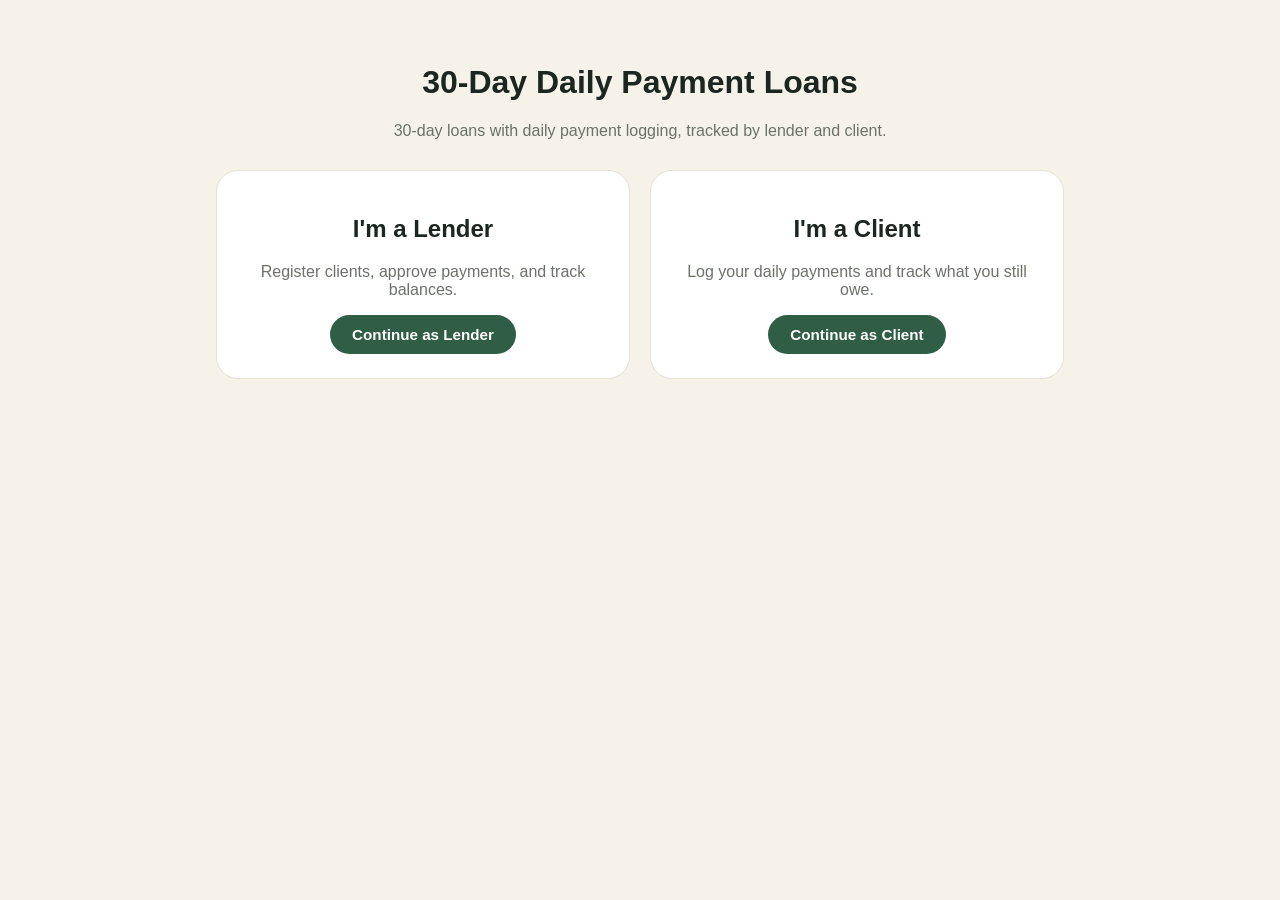
<file: index.html>
<!doctype html>
<html lang="en">
<head>
  <meta charset="UTF-8" />
  <meta name="viewport" content="width=device-width, initial-scale=1.0" />
  <title>Daily Payment Loan Tracker</title>
  <link rel="stylesheet" href="assets/css/style.css" />
</head>
<body>
  <div class="page">
    <div class="center" style="margin-top:40px;">
      <h1>30-Day Daily Payment Loans</h1>
      <p class="muted">30-day loans with daily payment logging, tracked by lender and client.</p>
    </div>
    <div class="landing-choice">
      <div class="card">
        <h2>I'm a Lender</h2>
        <p class="muted">Register clients, approve payments, and track balances.</p>
        <a class="btn" href="lender/login.html">Continue as Lender</a>
      </div>
      <div class="card">
        <h2>I'm a Client</h2>
        <p class="muted">Log your daily payments and track what you still owe.</p>
        <a class="btn" href="client/login.html">Continue as Client</a>
      </div>
    </div>
  </div>
</body>
</html>
</file>
<file: assets/css/style.css>
:root {
  --bg: #f5f2e9;
  --card: #ffffff;
  --text: #1c2620;
  --muted: #6b7268;
  --border: #e6e1d3;
  --mono: "SFMono-Regular", ui-monospace, Menlo, Consolas, monospace;

  --hero: #2f5d46;
  --hero-dark: #234432;
  --hero-text: #ffffff;
  --hero-muted: rgba(255, 255, 255, 0.72);

  --primary: #2f5d46;
  --primary-dark: #234432;
  --danger: #c1452e;
  --danger-bg: #fbeae5;
  --warn: #b8860b;
  --warn-bg: #fdf4e0;
  --ok: #2f5d46;
  --ok-bg: #e8efe9;

  --radius: 22px;
  --radius-sm: 12px;
  --radius-pill: 999px;
}

* { box-sizing: border-box; }
[hidden] { display: none !important; }

body {
  margin: 0;
  font-family: -apple-system, BlinkMacSystemFont, "Segoe UI", Roboto, Helvetica, Arial, sans-serif;
  background: var(--bg);
  color: var(--text);
}

.page {
  max-width: 880px;
  margin: 0 auto;
  padding: 24px 16px 64px;
}

header.topbar {
  display: flex;
  align-items: center;
  justify-content: space-between;
  padding: 18px 24px;
  background: var(--hero);
  color: var(--hero-text);
}

header.topbar h1 {
  font-size: 0.85rem;
  margin: 0;
  font-family: var(--mono);
  text-transform: uppercase;
  letter-spacing: 0.08em;
  font-weight: 700;
}

header.topbar a { color: var(--hero-text); }
header.topbar .btn { background: #fff; color: var(--hero); }
header.topbar .btn:hover { background: #ecf0ea; }
header.topbar .secondary { color: #fff; border-color: rgba(255, 255, 255, 0.55); }
header.topbar .secondary:hover { background: rgba(255, 255, 255, 0.12); }

a { color: var(--primary); text-decoration: none; }
a:hover { text-decoration: underline; }

.card {
  background: var(--card);
  border: 1px solid var(--border);
  border-radius: var(--radius);
  padding: 24px;
  margin-bottom: 20px;
}

.card.hero {
  background: var(--hero);
  color: var(--hero-text);
  border: none;
}

.divider {
  border: none;
  border-top: 1px dashed var(--border);
  margin: 24px 0;
}

.stack { display: flex; flex-direction: column; gap: 14px; }

label { font-size: 0.85rem; font-weight: 600; color: var(--muted); display: block; margin-bottom: 6px; }

input, select {
  width: 100%;
  padding: 10px 12px;
  border: 1px solid var(--border);
  border-radius: var(--radius-sm);
  font-size: 1rem;
  background: #fff;
  color: var(--text);
}
input:focus, select:focus { outline: 2px solid var(--primary); outline-offset: 1px; }

.field { margin-bottom: 14px; }

button, .btn {
  display: inline-block;
  background: var(--primary);
  color: #fff;
  border: none;
  padding: 11px 22px;
  border-radius: var(--radius-pill);
  font-size: 0.95rem;
  font-weight: 700;
  cursor: pointer;
}
button:hover, .btn:hover { background: var(--primary-dark); text-decoration: none; }
.secondary { background: transparent; color: var(--primary); border: 1px solid var(--primary); }
.secondary:hover { background: #eef3ef; }
button.danger, .danger { background: transparent; color: var(--danger); border: 1px solid var(--danger); }
button.danger:hover, .danger:hover { background: var(--danger-bg); }
button:disabled { opacity: 0.6; cursor: not-allowed; }

.error {
  background: var(--danger-bg);
  color: var(--danger);
  padding: 10px 14px;
  border-radius: var(--radius-sm);
  font-size: 0.9rem;
  margin-bottom: 14px;
}

.banner {
  padding: 14px 18px;
  border-radius: var(--radius-sm);
  margin-bottom: 20px;
  font-weight: 600;
}
.banner.warn { background: var(--warn-bg); color: var(--warn); }
.banner.danger { background: var(--danger-bg); color: var(--danger); }
.banner.ok { background: var(--ok-bg); color: var(--ok); }

.loan-summary {
  display: grid;
  grid-template-columns: repeat(auto-fit, minmax(140px, 1fr));
  gap: 20px;
  margin-bottom: 4px;
}
.loan-summary .stat .label {
  font-family: var(--mono);
  font-size: 0.72rem;
  color: var(--muted);
  font-weight: 700;
  text-transform: uppercase;
  letter-spacing: 0.08em;
}
.loan-summary .stat .value { font-size: 1.6rem; font-weight: 800; margin-top: 4px; }
.loan-summary .stat .sub { font-size: 0.82rem; margin-top: 2px; }

.card.hero .loan-summary .stat .label { color: var(--hero-muted); }
.card.hero .loan-summary .stat .sub { color: var(--hero-muted); }

table { width: 100%; border-collapse: collapse; font-size: 0.92rem; }
th, td { text-align: left; padding: 10px 8px; border-bottom: 1px solid var(--border); }
th {
  color: var(--muted);
  font-family: var(--mono);
  font-size: 0.72rem;
  text-transform: uppercase;
  letter-spacing: 0.06em;
}
tbody tr:hover { background: #faf8f2; }

.client-list { list-style: none; margin: 0; padding: 0; }
.client-list li { border-bottom: 1px solid var(--border); }
.client-list li:last-child { border-bottom: none; }
.client-list a {
  display: flex;
  justify-content: space-between;
  align-items: center;
  padding: 14px 6px;
  color: var(--text);
}
.client-list a:hover { background: #faf8f2; text-decoration: none; }

.badge {
  font-family: var(--mono);
  font-size: 0.7rem;
  font-weight: 700;
  padding: 4px 11px;
  border-radius: var(--radius-pill);
  text-transform: uppercase;
  letter-spacing: 0.04em;
  border: 1px solid currentColor;
  background: transparent;
  display: inline-block;
}
.badge.pending { color: var(--warn); }
.badge.approved { color: var(--ok); }
.badge.due-soon { color: var(--warn); }
.badge.overdue { color: var(--danger); }
.badge.on-track { color: var(--ok); }
.badge.awaiting { color: var(--muted); }

.muted { color: var(--muted); }
.center { text-align: center; }
.row-actions { display: flex; gap: 10px; align-items: center; }
.tabs { display: flex; gap: 8px; margin-bottom: 18px; }
.tabs button { background: transparent; color: var(--muted); border: 1px solid var(--border); border-radius: var(--radius-pill); }
.tabs button.active { background: var(--primary); color: #fff; border-color: var(--primary); }

.landing-choice {
  display: grid;
  grid-template-columns: 1fr 1fr;
  gap: 20px;
  margin-top: 30px;
}
.landing-choice .card { text-align: center; }
@media (max-width: 560px) {
  .landing-choice { grid-template-columns: 1fr; }
}

.code-display {
  font-family: var(--mono);
  font-size: 1.6rem;
  font-weight: 700;
  letter-spacing: 0.15em;
  background: var(--ok-bg);
  color: var(--primary-dark);
  padding: 12px 20px;
  border-radius: var(--radius-sm);
  display: inline-block;
}
</file>
